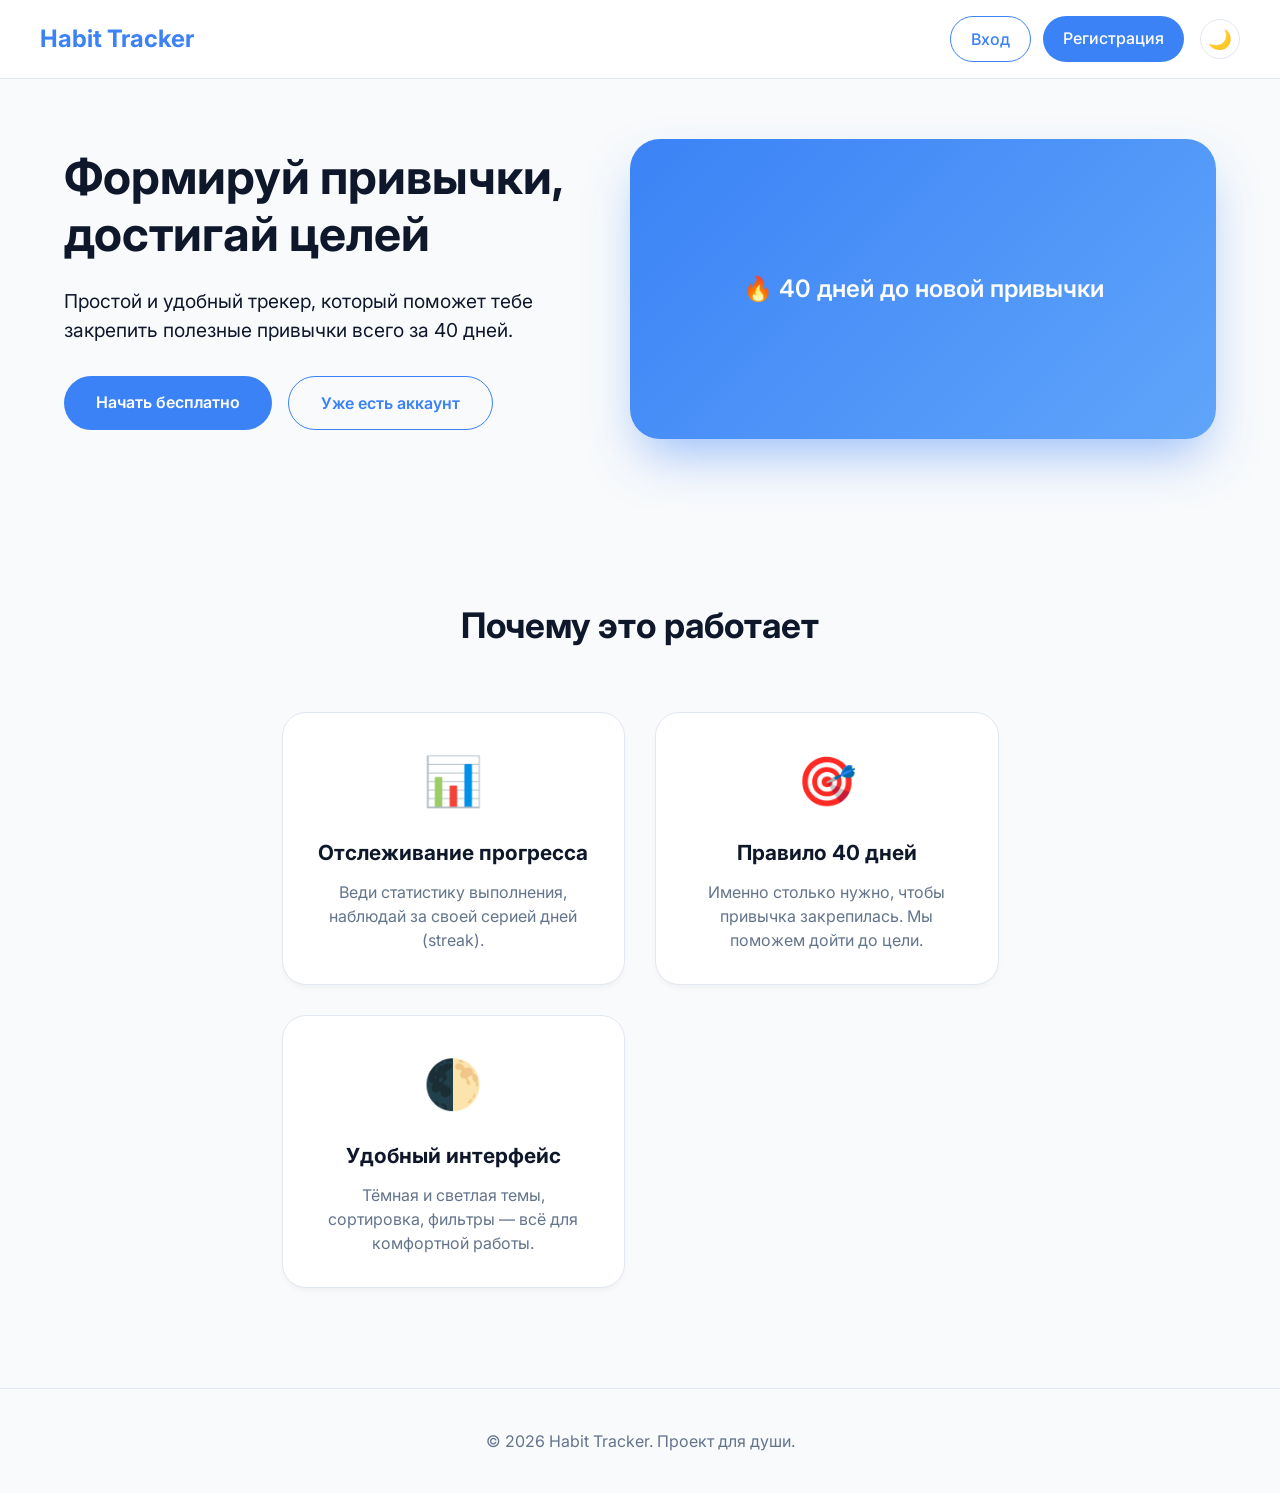
<file: static/landing.html>
<!DOCTYPE html>
<html lang="ru">
<head>
    <meta charset="UTF-8">
    <meta name="viewport" content="width=device-width, initial-scale=1.0">
    <title>Habit Tracker — твой помощник в формировании привычек</title>
    <link rel="preconnect" href="https://fonts.googleapis.com">
    <link rel="preconnect" href="https://fonts.gstatic.com" crossorigin>
    <link href="https://fonts.googleapis.com/css2?family=Inter:opsz,wght@14..32,400;14..32,500;14..32,600;14..32,700&display=swap" rel="stylesheet">
    <style>
        * {
            margin: 0;
            padding: 0;
            box-sizing: border-box;
            transition: background-color 0.3s, color 0.3s, border-color 0.3s, box-shadow 0.3s;
        }

        body {
            font-family: 'Inter', sans-serif;
            line-height: 1.5;
            min-height: 100vh;
            display: flex;
            flex-direction: column;
        }

        /* Светлая тема (по умолчанию) */
        body.light {
            background: #f8fafc;
            color: #0f172a;
        }

        body.light .navbar {
            background: white;
            border-bottom: 1px solid #e2e8f0;
        }

        body.light .feature-card {
            background: white;
            border: 1px solid #e2e8f0;
        }

        body.light .feature-card p {
            color: #64748b;
        }

        body.light .footer {
            border-top: 1px solid #e2e8f0;
            color: #64748b;
        }

        /* Тёмная тема */
        body.dark {
            background: #0f172a;
            color: #e2e8f0;
        }

        body.dark .navbar {
            background: #1e293b;
            border-bottom: 1px solid #334155;
        }

        body.dark .logo {
            color: #60a5fa;
        }

        body.dark .nav-button.login {
            color: #60a5fa;
            border-color: #60a5fa;
        }

        body.dark .nav-button.login:hover {
            background: #60a5fa;
            color: #0f172a;
        }

        body.dark .nav-button.register {
            background: #60a5fa;
            color: #0f172a;
        }

        body.dark .nav-button.register:hover {
            background: #3b82f6;
            box-shadow: 0 4px 12px rgba(96, 165, 250, 0.3);
        }

        body.dark .hero h1 {
            color: #f1f5f9;
        }

        body.dark .hero p {
            color: #94a3b8;
        }

        body.dark .hero-button.secondary {
            border-color: #60a5fa;
            color: #60a5fa;
        }

        body.dark .hero-button.secondary:hover {
            background: #1e293b;
        }

        body.dark .hero-image {
            background: linear-gradient(135deg, #1e3a8a, #3b82f6);
        }

        body.dark .feature-card {
            background: #1e293b;
            border-color: #334155;
        }

        body.dark .feature-card h3 {
            color: #f1f5f9;
        }

        body.dark .feature-card p {
            color: #94a3b8;
        }

        body.dark .feature-card:hover {
            border-color: #60a5fa;
        }

        body.dark .footer {
            border-top-color: #334155;
            color: #94a3b8;
        }

        .navbar {
            padding: 16px 24px;
            position: sticky;
            top: 0;
            z-index: 10;
        }

        .nav-container {
            max-width: 1200px;
            margin: 0 auto;
            display: flex;
            justify-content: space-between;
            align-items: center;
        }

        .logo {
            font-size: 1.5rem;
            font-weight: 700;
            color: #3b82f6;
            text-decoration: none;
        }

        .nav-actions {
            display: flex;
            align-items: center;
            gap: 16px;
        }

        .nav-buttons {
            display: flex;
            gap: 12px;
        }

        .nav-button {
            padding: 10px 20px;
            border-radius: 40px;
            font-weight: 500;
            text-decoration: none;
            transition: all 0.2s;
        }

        .nav-button.login {
            color: #3b82f6;
            border: 1px solid #3b82f6;
        }

        .nav-button.login:hover {
            background: #3b82f6;
            color: white;
        }

        .nav-button.register {
            background: #3b82f6;
            color: white;
        }

        .nav-button.register:hover {
            background: #2563eb;
            transform: translateY(-2px);
            box-shadow: 0 4px 12px rgba(59, 130, 246, 0.3);
        }

        /* Переключатель темы */
        .theme-toggle {
            width: 40px;
            height: 40px;
            border-radius: 50%;
            display: flex;
            align-items: center;
            justify-content: center;
            font-size: 1.2rem;
            cursor: pointer;
            border: 1px solid #e2e8f0;
            transition: all 0.2s;
            background: inherit;
        }

        body.dark .theme-toggle {
            border-color: #334155;
        }

        .theme-toggle:hover {
            transform: scale(1.1);
            border-color: #3b82f6;
        }

        .hero {
            max-width: 1200px;
            margin: 60px auto;
            padding: 0 24px;
            display: flex;
            align-items: center;
            gap: 60px;
        }

        .hero-content {
            flex: 1;
        }

        .hero h1 {
            font-size: 3rem;
            font-weight: 700;
            line-height: 1.2;
            margin-bottom: 24px;
        }

        .hero p {
            font-size: 1.2rem;
            margin-bottom: 32px;
            max-width: 500px;
        }

        .hero-buttons {
            display: flex;
            gap: 16px;
        }

        .hero-button {
            padding: 14px 32px;
            border-radius: 40px;
            font-weight: 600;
            text-decoration: none;
            transition: all 0.2s;
        }

        .hero-button.primary {
            background: #3b82f6;
            color: white;
        }

        .hero-button.primary:hover {
            background: #2563eb;
            transform: translateY(-2px);
            box-shadow: 0 8px 20px rgba(59, 130, 246, 0.3);
        }

        .hero-button.secondary {
            border: 1px solid #3b82f6;
            color: #3b82f6;
        }

        .hero-button.secondary:hover {
            background: #f0f9ff;
            transform: translateY(-2px);
        }

        .hero-image {
            flex: 1;
            background: linear-gradient(135deg, #3b82f6 0%, #60a5fa 100%);
            border-radius: 30px;
            padding: 40px;
            color: white;
            min-height: 300px;
            display: flex;
            align-items: center;
            justify-content: center;
            font-size: 1.5rem;
            font-weight: 600;
            box-shadow: 0 25px 50px -12px rgba(59, 130, 246, 0.5);
        }

        .features {
            max-width: 1200px;
            margin: 100px auto;
            padding: 0 24px;
        }

        .features h2 {
            text-align: center;
            font-size: 2.2rem;
            margin-bottom: 60px;
        }

        .features-grid {
            display: grid;
            grid-template-columns: repeat(auto-fit, minmax(280px, 1fr));
            gap: 30px;
        }

        .feature-card {
            border-radius: 24px;
            padding: 32px;
            text-align: center;
            box-shadow: 0 4px 6px -2px rgba(0, 0, 0, 0.05);
            transition: all 0.3s;
        }

        .feature-card:hover {
            transform: translateY(-8px);
            box-shadow: 0 20px 25px -5px rgba(0, 0, 0, 0.1);
        }

        .feature-icon {
            font-size: 3rem;
            margin-bottom: 20px;
        }

        .feature-card h3 {
            font-size: 1.3rem;
            margin-bottom: 12px;
        }

        .footer {
            margin-top: auto;
            padding: 40px 24px;
            text-align: center;
        }

        @media (max-width: 768px) {
            .hero {
                flex-direction: column;
                text-align: center;
            }
            .hero h1 {
                font-size: 2.2rem;
            }
            .hero p {
                margin-left: auto;
                margin-right: auto;
            }
            .hero-buttons {
                justify-content: center;
            }
        }
    </style>
</head>
<body class="light">
    <script>
        // Если пользователь уже авторизован — перенаправляем в трекер
        const token = localStorage.getItem('access_token');
        if (token) {
            window.location.href = '/static/index.html';
        }

        // Переключение темы
        const themeToggle = document.getElementById('themeToggle');
        const body = document.body;

        // Загружаем сохранённую тему
        const savedTheme = localStorage.getItem('theme') || 'light';
        body.classList.remove('dark', 'light');
        body.classList.add(savedTheme);
        if (themeToggle) themeToggle.textContent = savedTheme === 'dark' ? '☀️' : '🌙';
    </script>

    <nav class="navbar">
        <div class="nav-container">
            <a href="/static/landing.html" class="logo">Habit Tracker</a>
            <div class="nav-actions">
                <div class="nav-buttons">
                    <a href="/static/login-page.html" class="nav-button login">Вход</a>
                    <a href="/static/register-page.html" class="nav-button register">Регистрация</a>
                </div>
                <div class="theme-toggle" id="themeToggle" title="Сменить тему">
                    🌙
                </div>
            </div>
        </div>
    </nav>

    <section class="hero">
        <div class="hero-content">
            <h1>Формируй привычки, достигай целей</h1>
            <p>Простой и удобный трекер, который поможет тебе закрепить полезные привычки всего за 40 дней.</p>
            <div class="hero-buttons">
                <a href="/static/register-page.html" class="hero-button primary">Начать бесплатно</a>
                <a href="/static/login-page.html" class="hero-button secondary">Уже есть аккаунт</a>
            </div>
        </div>
        <div class="hero-image">
            🔥 40 дней до новой привычки
        </div>
    </section>

    <section class="features">
        <h2>Почему это работает</h2>
        <div class="features-grid">
            <div class="feature-card">
                <div class="feature-icon">📊</div>
                <h3>Отслеживание прогресса</h3>
                <p>Веди статистику выполнения, наблюдай за своей серией дней (streak).</p>
            </div>
            <div class="feature-card">
                <div class="feature-icon">🎯</div>
                <h3>Правило 40 дней</h3>
                <p>Именно столько нужно, чтобы привычка закрепилась. Мы поможем дойти до цели.</p>
            </div>
            <div class="feature-card">
                <div class="feature-icon">🌓</div>
                <h3>Удобный интерфейс</h3>
                <p>Тёмная и светлая темы, сортировка, фильтры — всё для комфортной работы.</p>
            </div>
        </div>
    </section>

    <footer class="footer">
        <p>© 2026 Habit Tracker. Проект для души.</p>
    </footer>

    <script>
        // Переключение темы
        const themeToggleBtn = document.getElementById('themeToggle');
        const bodyEl = document.body;

        themeToggleBtn.addEventListener('click', () => {
            if (bodyEl.classList.contains('dark')) {
                bodyEl.classList.remove('dark');
                bodyEl.classList.add('light');
                themeToggleBtn.textContent = '🌙';
                localStorage.setItem('theme', 'light');
            } else {
                bodyEl.classList.remove('light');
                bodyEl.classList.add('dark');
                themeToggleBtn.textContent = '☀️';
                localStorage.setItem('theme', 'dark');
            }
        });
    </script>
</body>
</html>
</file>
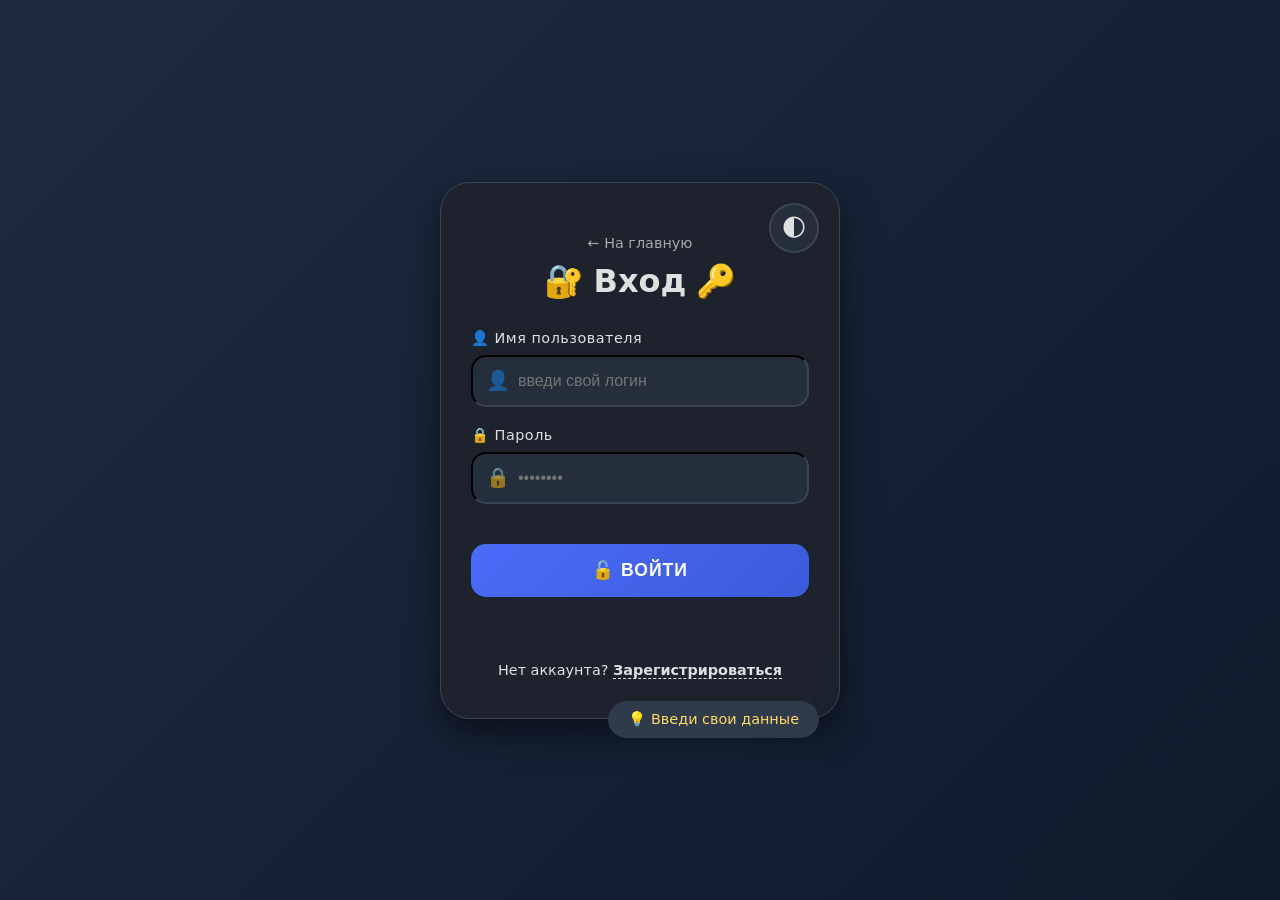
<file: static/login-page.html>
<!DOCTYPE html>
<html lang="ru">
<head>
    <meta charset="UTF-8">
    <meta name="viewport" content="width=device-width, initial-scale=1.0">
    <title>Вход · Habit Tracker</title>
    <style>
        * {
            margin: 0;
            padding: 0;
            box-sizing: border-box;
            transition: background-color 0.3s, color 0.3s, border-color 0.3s, box-shadow 0.3s;
        }

        body {
            font-family: 'Segoe UI', system-ui, sans-serif;
            min-height: 100vh;
            display: flex;
            justify-content: center;
            align-items: center;
            padding: 20px;
        }

        body.dark {
            background: linear-gradient(135deg, #1e2b3f, #0f1a2b);
            color: #e0e0e0;
        }

        body.dark .login-card {
            background: rgba(30, 35, 45, 0.9);
            border: 1px solid #3a4455;
            box-shadow: 0 15px 35px rgba(0, 0, 0, 0.5);
        }

        body.dark input {
            background: #252e3b;
            border-color: #3a4455;
            color: #f0f0f0;
        }

        body.dark input:focus {
            border-color: #6d8aff;
            box-shadow: 0 0 0 3px rgba(109, 138, 255, 0.2);
        }

        body.dark .login-btn {
            background: linear-gradient(135deg, #4a6cf7, #3b5bdb);
        }

        body.dark .login-btn:hover {
            background: linear-gradient(135deg, #5b7aff, #4a6cf7);
        }

        body.dark .theme-toggle {
            background: #252e3b;
            border-color: #3a4455;
        }

        body.dark .emoji-bubble {
            background: #2f3a4a;
            color: #ffd966;
        }

        body.light {
            background: linear-gradient(135deg, #f0f4ff, #d9e2fa);
            color: #1e2b3f;
        }

        body.light .login-card {
            background: rgba(255, 255, 255, 0.9);
            border: 1px solid #d0d9f0;
            box-shadow: 0 15px 35px rgba(0, 20, 50, 0.15);
            backdrop-filter: blur(10px);
        }

        body.light input {
            background: white;
            border-color: #d0d9f0;
            color: #1e2b3f;
        }

        body.light input:focus {
            border-color: #4a6cf7;
            box-shadow: 0 0 0 3px rgba(74, 108, 247, 0.15);
        }

        body.light .login-btn {
            background: linear-gradient(135deg, #4a6cf7, #3b5bdb);
            color: white;
        }

        body.light .login-btn:hover {
            background: linear-gradient(135deg, #5b7aff, #4a6cf7);
            box-shadow: 0 10px 20px rgba(74, 108, 247, 0.3);
        }

        body.light .theme-toggle {
            background: white;
            border-color: #d0d9f0;
            color: #4a6cf7;
        }

        body.light .theme-toggle:hover {
            background: #f0f4ff;
        }

        body.light .emoji-bubble {
            background: white;
            color: #ff8800;
            border: 1px solid #ffaa00;
        }

        .home-link {
            text-align: center;
            margin-top: 10px;
            margin-bottom: 10px;
        }
        
        .home-link a {
            color: inherit;
            text-decoration: none;
            font-size: 0.9rem;
            opacity: 0.7;
            transition: opacity 0.2s;
            display: inline-flex;
            align-items: center;
            gap: 5px;
        }
        
        .home-link a:hover {
            opacity: 1;
            text-decoration: underline;
        }

        .login-card {
            max-width: 400px;
            width: 100%;
            padding: 40px 30px;
            border-radius: 30px;
            backdrop-filter: blur(10px);
            animation: fadeInUp 0.8s ease-out;
            position: relative;
        }

        @keyframes fadeInUp {
            from {
                opacity: 0;
                transform: translateY(30px);
            }
            to {
                opacity: 1;
                transform: translateY(0);
            }
        }

        h1 {
            text-align: center;
            margin-bottom: 30px;
            font-size: 2rem;
            display: flex;
            align-items: center;
            justify-content: center;
            gap: 10px;
        }

        h1 span {
            display: inline-block;
            animation: wave 2s infinite;
        }

        @keyframes wave {
            0%, 100% { transform: rotate(0deg); }
            25% { transform: rotate(10deg); }
            75% { transform: rotate(-10deg); }
        }

        .input-group {
            margin-bottom: 20px;
            position: relative;
        }

        .input-group label {
            display: block;
            margin-bottom: 8px;
            font-weight: 500;
            font-size: 0.9rem;
            letter-spacing: 0.5px;
        }

        .input-group input {
            width: 100%;
            padding: 15px 15px 15px 45px;
            border-radius: 15px;
            font-size: 1rem;
            outline: none;
        }

        .input-icon {
            position: absolute;
            left: 15px;
            bottom: 15px;
            font-size: 1.2rem;
            opacity: 0.6;
            pointer-events: none;
        }

        .login-btn {
            width: 100%;
            padding: 16px;
            border: none;
            border-radius: 15px;
            font-size: 1.1rem;
            font-weight: bold;
            color: white;
            cursor: pointer;
            transition: transform 0.2s, box-shadow 0.2s, filter 0.2s;
            margin: 20px 0;
            text-transform: uppercase;
            letter-spacing: 1px;
            position: relative;
            overflow: hidden;
        }

        .login-btn:hover {
            transform: translateY(-3px);
        }

        .login-btn:active {
            transform: translateY(0);
        }

        .login-btn::after {
            content: '';
            position: absolute;
            top: 50%;
            left: 50%;
            width: 5px;
            height: 5px;
            background: rgba(255, 255, 255, 0.5);
            opacity: 0;
            border-radius: 100%;
            transform: scale(1, 1) translate(-50%);
            transform-origin: 50% 50%;
        }

        .login-btn:focus:not(:active)::after {
            animation: ripple 1s ease-out;
        }

        @keyframes ripple {
            0% {
                transform: scale(0, 0);
                opacity: 0.5;
            }
            100% {
                transform: scale(20, 20);
                opacity: 0;
            }
        }

        .theme-toggle {
            position: absolute;
            top: 20px;
            right: 20px;
            width: 50px;
            height: 50px;
            border-radius: 50%;
            display: flex;
            align-items: center;
            justify-content: center;
            font-size: 1.5rem;
            cursor: pointer;
            border: 2px solid;
            transition: all 0.3s;
            background: inherit;
        }

        .theme-toggle:hover {
            transform: scale(1.1) rotate(15deg);
        }

        .emoji-bubble {
            position: absolute;
            bottom: -20px;
            right: 20px;
            padding: 10px 20px;
            border-radius: 40px;
            font-size: 0.9rem;
            animation: float 3s infinite ease-in-out;
            pointer-events: none;
            backdrop-filter: blur(5px);
            white-space: nowrap;
        }

        @keyframes float {
            0%, 100% { transform: translateY(0); }
            50% { transform: translateY(-10px); }
        }

        .register-link {
            text-align: center;
            margin-top: 15px;
            font-size: 0.9rem;
        }

        .register-link a {
            color: inherit;
            text-decoration: none;
            font-weight: bold;
            border-bottom: 1px dashed;
            transition: opacity 0.2s;
        }

        .register-link a:hover {
            opacity: 0.7;
        }

        .error-message {
            color: #ff6b6b;
            text-align: center;
            margin-top: 10px;
            font-size: 0.9rem;
            min-height: 20px;
        }

        @media (max-width: 480px) {
            .login-card {
                padding: 30px 20px;
            }
            h1 {
                font-size: 1.5rem;
            }
            .emoji-bubble {
                display: none;
            }
        }
    </style>
</head>
<body class="dark">
    <div class="login-card">
        <div class="theme-toggle" id="themeToggle" title="Сменить тему">
            🌓
        </div>

        <div class="home-link">
            <a href="/static/landing.html">← На главную</a>
        </div>

        <h1>
            <span>🔐</span> Вход <span>🔑</span>
        </h1>

        <div class="input-group">
            <label>👤 Имя пользователя</label>
            <span class="input-icon">👤</span>
            <input type="text" placeholder="введи свой логин" id="username">
        </div>

        <div class="input-group">
            <label>🔒 Пароль</label>
            <span class="input-icon">🔒</span>
            <input type="password" placeholder="••••••••" id="password">
        </div>

        <button class="login-btn" id="loginBtn">
            🔓 Войти
        </button>

        <div class="error-message" id="message"></div>

        <div class="emoji-bubble" id="emojiBubble">
            💡 Введи свои данные
        </div>

        <div class="register-link">
            Нет аккаунта? <a href="/static/register-page.html">Зарегистрироваться</a>
        </div>
    </div>

    <script>
        const themeToggle = document.getElementById('themeToggle');
        const body = document.body;

        const savedTheme = localStorage.getItem('theme');
        if (savedTheme) {
            body.classList.remove('dark', 'light');
            body.classList.add(savedTheme);
            themeToggle.textContent = savedTheme === 'dark' ? '🌓' : '🌞';
        }

        themeToggle.addEventListener('click', () => {
            if (body.classList.contains('dark')) {
                body.classList.remove('dark');
                body.classList.add('light');
                themeToggle.textContent = '🌓';
                localStorage.setItem('theme', 'light');
            } else {
                body.classList.remove('light');
                body.classList.add('dark');
                themeToggle.textContent = '🌓';
                localStorage.setItem('theme', 'dark');
            }
        });

        const usernameInput = document.getElementById('username');
        const passwordInput = document.getElementById('password');
        const loginBtn = document.getElementById('loginBtn');
        const emojiBubble = document.getElementById('emojiBubble');
        const messageDiv = document.getElementById('message');

        usernameInput.addEventListener('focus', () => {
            emojiBubble.textContent = 'Введите имя пользователя';
        });

        passwordInput.addEventListener('focus', () => {
            emojiBubble.textContent = 'Введите пароль';
        });

        [usernameInput, passwordInput].forEach(input => {
            input.addEventListener('blur', () => {
                emojiBubble.textContent = 'Введите свои данные';
            });
        });

        loginBtn.addEventListener('mouseenter', () => {
            emojiBubble.textContent = 'Нажимайте!';
        });

        loginBtn.addEventListener('mouseleave', () => {
            emojiBubble.textContent = 'Введите свои данные';
        });

        loginBtn.addEventListener('click', async (e) => {
            e.preventDefault();
            
            const username = usernameInput.value.trim();
            const password = passwordInput.value;

            if (!username || !password) {
                messageDiv.textContent = 'Заполни все поля!';
                return;
            }

            loginBtn.disabled = true;
            loginBtn.textContent = 'Вход...';

            try {
                const formData = new URLSearchParams();
                formData.append('username', username);
                formData.append('password', password);

                const response = await fetch('/token', {
                    method: 'POST',
                    headers: {
                        'Content-Type': 'application/x-www-form-urlencoded',
                    },
                    body: formData
                });

                const data = await response.json();

                if (response.ok) {
                    messageDiv.textContent = ' Успех! Перенаправляем...';
                    messageDiv.style.color = '#4caf50';
                    emojiBubble.textContent = ' Добро пожаловать!';
                    
                    localStorage.setItem('access_token', data.access_token);
                    
                    setTimeout(() => {
                        window.location.href = '/static/index.html';
                    }, 1500);
                } else {
                    messageDiv.textContent = `❌ ${data.detail || 'Ошибка входа'}`;
                    messageDiv.style.color = '#ff6b6b';
                    emojiBubble.textContent = 'Неверный логин или пароль';
                    loginBtn.disabled = false;
                    loginBtn.textContent = 'Войти';
                }
            } catch (error) {
                messageDiv.textContent = '❌ Ошибка соединения';
                emojiBubble.textContent = '🔌 Проверь сервер';
                loginBtn.disabled = false;
                loginBtn.textContent = '🔓 Войти';
            }
        });
    </script>
</body>
</html>
</file>
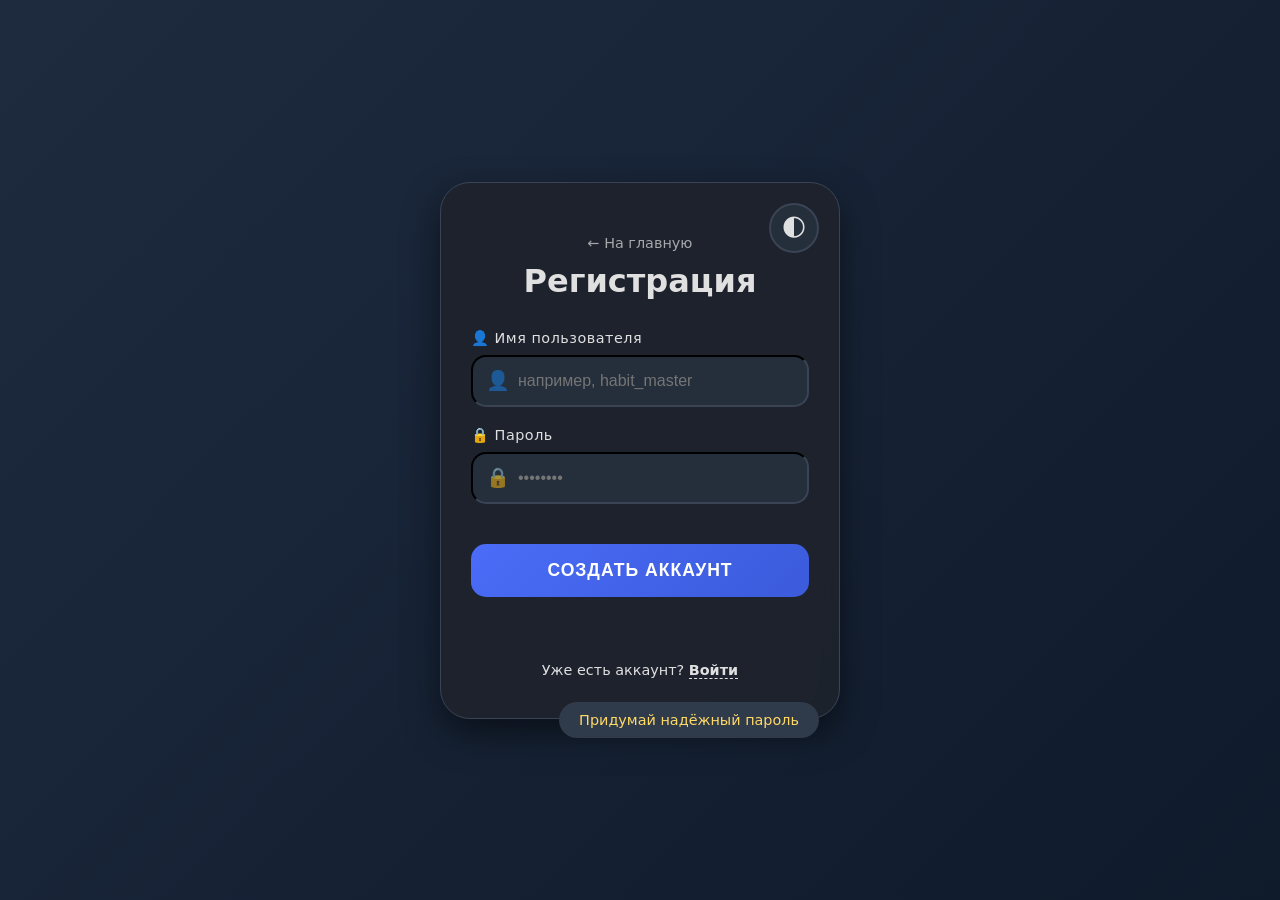
<file: static/register-page.html>
<!DOCTYPE html>
<html lang="ru">
<head>
    <meta charset="UTF-8">
    <meta name="viewport" content="width=device-width, initial-scale=1.0">
    <title>Регистрация · Habit Tracker</title>
    <style>
        * {
            margin: 0;
            padding: 0;
            box-sizing: border-box;
            transition: background-color 0.3s, color 0.3s, border-color 0.3s, box-shadow 0.3s;
        }

        body {
            font-family: 'Segoe UI', system-ui, sans-serif;
            min-height: 100vh;
            display: flex;
            justify-content: center;
            align-items: center;
            padding: 20px;
        }

        body.dark {
            background: linear-gradient(135deg, #1e2b3f, #0f1a2b);
            color: #e0e0e0;
        }

        body.dark .register-card {
            background: rgba(30, 35, 45, 0.9);
            border: 1px solid #3a4455;
            box-shadow: 0 15px 35px rgba(0, 0, 0, 0.5);
        }

        body.dark input {
            background: #252e3b;
            border-color: #3a4455;
            color: #f0f0f0;
        }

        body.dark input:focus {
            border-color: #6d8aff;
            box-shadow: 0 0 0 3px rgba(109, 138, 255, 0.2);
        }

        body.dark .register-btn {
            background: linear-gradient(135deg, #4a6cf7, #3b5bdb);
        }

        body.dark .register-btn:hover {
            background: linear-gradient(135deg, #5b7aff, #4a6cf7);
        }

        body.dark .theme-toggle {
            background: #252e3b;
            border-color: #3a4455;
        }

        body.dark .emoji-bubble {
            background: #2f3a4a;
            color: #ffd966;
        }

        body.light {
            background: linear-gradient(135deg, #f0f4ff, #d9e2fa);
            color: #1e2b3f;
        }

        body.light .register-card {
            background: rgba(255, 255, 255, 0.9);
            border: 1px solid #d0d9f0;
            box-shadow: 0 15px 35px rgba(0, 20, 50, 0.15);
            backdrop-filter: blur(10px);
        }

        body.light input {
            background: white;
            border-color: #d0d9f0;
            color: #1e2b3f;
        }

        body.light input:focus {
            border-color: #4a6cf7;
            box-shadow: 0 0 0 3px rgba(74, 108, 247, 0.15);
        }

        body.light .register-btn {
            background: linear-gradient(135deg, #4a6cf7, #3b5bdb);
            color: white;
        }

        body.light .register-btn:hover {
            background: linear-gradient(135deg, #5b7aff, #4a6cf7);
            box-shadow: 0 10px 20px rgba(74, 108, 247, 0.3);
        }

        body.light .theme-toggle {
            background: white;
            border-color: #d0d9f0;
            color: #4a6cf7;
        }

        body.light .theme-toggle:hover {
            background: #f0f4ff;
        }

        body.light .emoji-bubble {
            background: white;
            color: #ff8800;
            border: 1px solid #ffaa00;
        }

        .home-link {
            text-align: center;
            margin-top: 10px;
            margin-bottom: 10px;
        }
        
        .home-link a {
            color: inherit;
            text-decoration: none;
            font-size: 0.9rem;
            opacity: 0.7;
            transition: opacity 0.2s;
            display: inline-flex;
            align-items: center;
            gap: 5px;
        }
        
        .home-link a:hover {
            opacity: 1;
            text-decoration: underline;
        }

        .register-card {
            max-width: 400px;
            width: 100%;
            padding: 40px 30px;
            border-radius: 30px;
            backdrop-filter: blur(10px);
            animation: fadeInUp 0.8s ease-out;
            position: relative;
        }

        @keyframes fadeInUp {
            from {
                opacity: 0;
                transform: translateY(30px);
            }
            to {
                opacity: 1;
                transform: translateY(0);
            }
        }

        h1 {
            text-align: center;
            margin-bottom: 30px;
            font-size: 2rem;
            display: flex;
            align-items: center;
            justify-content: center;
            gap: 10px;
        }

        h1 span {
            display: inline-block;
            animation: wave 2s infinite;
        }

        @keyframes wave {
            0%, 100% { transform: rotate(0deg); }
            25% { transform: rotate(10deg); }
            75% { transform: rotate(-10deg); }
        }

        .input-group {
            margin-bottom: 20px;
            position: relative;
        }

        .input-group label {
            display: block;
            margin-bottom: 8px;
            font-weight: 500;
            font-size: 0.9rem;
            letter-spacing: 0.5px;
        }

        .input-group input {
            width: 100%;
            padding: 15px 15px 15px 45px;
            border-radius: 15px;
            font-size: 1rem;
            outline: none;
        }

        .input-icon {
            position: absolute;
            left: 15px;
            bottom: 15px;
            font-size: 1.2rem;
            opacity: 0.6;
            pointer-events: none;
        }

        .register-btn {
            width: 100%;
            padding: 16px;
            border: none;
            border-radius: 15px;
            font-size: 1.1rem;
            font-weight: bold;
            color: white;
            cursor: pointer;
            transition: transform 0.2s, box-shadow 0.2s, filter 0.2s;
            margin: 20px 0;
            text-transform: uppercase;
            letter-spacing: 1px;
            position: relative;
            overflow: hidden;
        }

        .register-btn:hover {
            transform: translateY(-3px);
        }

        .register-btn:active {
            transform: translateY(0);
        }

        .register-btn::after {
            content: '';
            position: absolute;
            top: 50%;
            left: 50%;
            width: 5px;
            height: 5px;
            background: rgba(255, 255, 255, 0.5);
            opacity: 0;
            border-radius: 100%;
            transform: scale(1, 1) translate(-50%);
            transform-origin: 50% 50%;
        }

        .register-btn:focus:not(:active)::after {
            animation: ripple 1s ease-out;
        }

        @keyframes ripple {
            0% {
                transform: scale(0, 0);
                opacity: 0.5;
            }
            100% {
                transform: scale(20, 20);
                opacity: 0;
            }
        }

        .theme-toggle {
            position: absolute;
            top: 20px;
            right: 20px;
            width: 50px;
            height: 50px;
            border-radius: 50%;
            display: flex;
            align-items: center;
            justify-content: center;
            font-size: 1.5rem;
            cursor: pointer;
            border: 2px solid;
            transition: all 0.3s;
            background: inherit;
        }

        .theme-toggle:hover {
            transform: scale(1.1) rotate(15deg);
        }

        .emoji-bubble {
            position: absolute;
            bottom: -20px;
            right: 20px;
            padding: 10px 20px;
            border-radius: 40px;
            font-size: 0.9rem;
            animation: float 3s infinite ease-in-out;
            pointer-events: none;
            backdrop-filter: blur(5px);
            white-space: nowrap;
        }

        @keyframes float {
            0%, 100% { transform: translateY(0); }
            50% { transform: translateY(-10px); }
        }

        .login-link {
            text-align: center;
            margin-top: 15px;
            font-size: 0.9rem;
        }

        .login-link a {
            color: inherit;
            text-decoration: none;
            font-weight: bold;
            border-bottom: 1px dashed;
            transition: opacity 0.2s;
        }

        .login-link a:hover {
            opacity: 0.7;
        }

        .error-message {
            color: #ff6b6b;
            text-align: center;
            margin-top: 10px;
            font-size: 0.9rem;
            min-height: 20px;
        }

        @media (max-width: 480px) {
            .register-card {
                padding: 30px 20px;
            }
            h1 {
                font-size: 1.5rem;
            }
            .emoji-bubble {
                display: none;
            }
        }
    </style>
</head>
<body class="dark">
    <div class="register-card">
        <div class="theme-toggle" id="themeToggle" title="Сменить тему">
            🌓
        </div>

        <div class="home-link">
            <a href="/static/landing.html">← На главную</a>
        </div>

        <h1>
            <span></span> Регистрация <span></span>
        </h1>

        <div class="input-group">
            <label>👤 Имя пользователя</label>
            <span class="input-icon">👤</span>
            <input type="text" placeholder="например, habit_master" id="username">
        </div>

        <div class="input-group">
            <label>🔒 Пароль</label>
            <span class="input-icon">🔒</span>
            <input type="password" placeholder="••••••••" id="password">
        </div>

        <button class="register-btn" id="registerBtn">
                Создать аккаунт
        </button>

        <div class="error-message" id="message"></div>

        <div class="emoji-bubble" id="emojiBubble">
                Придумай надёжный пароль
        </div>

        <div class="login-link">
            Уже есть аккаунт? <a href="/static/login-page.html">Войти</a>
        </div>
    </div>

    <script>
        const themeToggle = document.getElementById('themeToggle');
        const body = document.body;

        const savedTheme = localStorage.getItem('theme');
        if (savedTheme) {
            body.classList.remove('dark', 'light');
            body.classList.add(savedTheme);
            themeToggle.textContent = savedTheme === 'dark' ? '🌓' : '🌓';
        }

        themeToggle.addEventListener('click', () => {
            if (body.classList.contains('dark')) {
                body.classList.remove('dark');
                body.classList.add('light');
                themeToggle.textContent = '🌓';
                localStorage.setItem('theme', 'light');
            } else {
                body.classList.remove('light');
                body.classList.add('dark');
                themeToggle.textContent = '🌓';
                localStorage.setItem('theme', 'dark');
            }
        });

        const usernameInput = document.getElementById('username');
        const passwordInput = document.getElementById('password');
        const registerBtn = document.getElementById('registerBtn');
        const emojiBubble = document.getElementById('emojiBubble');
        const messageDiv = document.getElementById('message');

        usernameInput.addEventListener('focus', () => {
            emojiBubble.textContent = 'Имя должно быть уникальным';
        });

        passwordInput.addEventListener('focus', () => {
            emojiBubble.textContent = 'Минимум 6 символов';
        });

        [usernameInput, passwordInput].forEach(input => {
            input.addEventListener('blur', () => {
                emojiBubble.textContent = '💡 Придумай надёжный пароль';
            });
        });

        registerBtn.addEventListener('mouseenter', () => {
            emojiBubble.textContent = '⚡ Жми, не бойся!';
        });

        registerBtn.addEventListener('mouseleave', () => {
            emojiBubble.textContent = '💡 Придумай надёжный пароль';
        });

        registerBtn.addEventListener('click', async (e) => {
            e.preventDefault();
            
            const username = usernameInput.value.trim();
            const password = passwordInput.value;

            if (!username || !password) {
                messageDiv.textContent = 'Заполни все поля!';
                return;
            }

            if (password.length < 6) {
                messageDiv.textContent = 'Пароль слишком короткий (минимум 6 символов)';
                emojiBubble.textContent = 'Слишком коротко!';
                return;
            }

            registerBtn.disabled = true;
            registerBtn.textContent = '⏳ Отправка...';

            try {
                const response = await fetch('/register', {
                    method: 'POST',
                    headers: {
                        'Content-Type': 'application/json',
                    },
                    body: JSON.stringify({ username, password })
                });

                const data = await response.json();

                if (response.ok) {
                    messageDiv.textContent = '✅ Регистрация успешна! Перенаправляем...';
                    messageDiv.style.color = '#4caf50';
                    emojiBubble.textContent = '🎉 Добро пожаловать!';
                    
                    setTimeout(() => {
                        window.location.href = '/static/login-page.html';
                    }, 2000);
                } else {
                    messageDiv.textContent = `❌ ${data.detail || 'Ошибка регистрации'}`;
                    messageDiv.style.color = '#ff6b6b';
                    emojiBubble.textContent = '😢 Что-то пошло не так';
                    registerBtn.disabled = false;
                    registerBtn.textContent = '✨ Создать аккаунт ✨';
                }
            } catch (error) {
                messageDiv.textContent = '❌ Ошибка соединения с сервером';
                emojiBubble.textContent = '🔌 Проверь сервер';
                registerBtn.disabled = false;
                registerBtn.textContent = '✨ Создать аккаунт ✨';
            }
        });
    </script>
</body>
</html>
</file>
